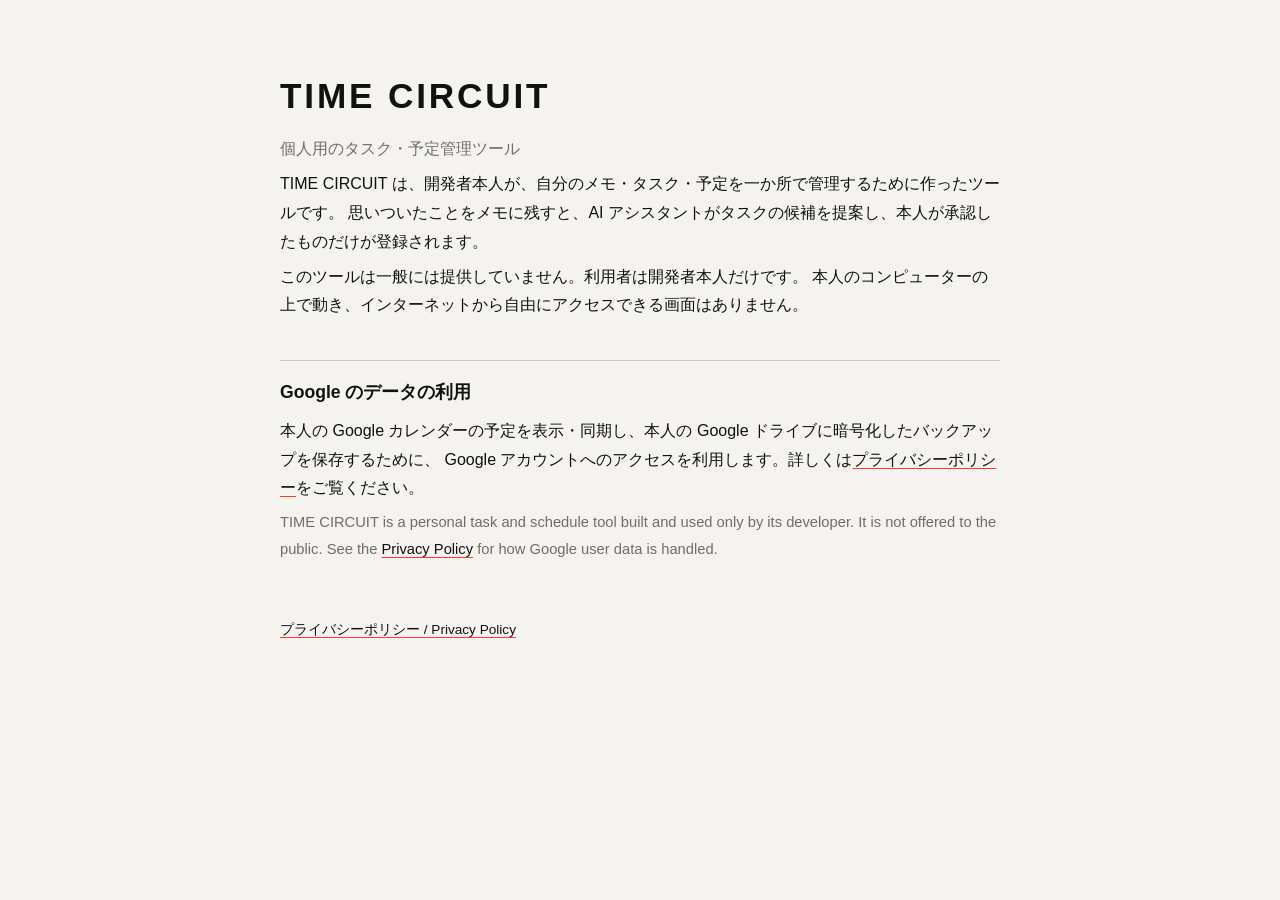
<file: index.html>
<!DOCTYPE html>
<html lang="ja">
<head>
  <meta charset="UTF-8">
  <meta name="viewport" content="width=device-width, initial-scale=1.0">
  <meta name="description" content="TIME CIRCUIT は、開発者本人が自分の予定とタスクを管理するために作った個人用のツールです。">
  <title>TIME CIRCUIT</title>
  <link rel="stylesheet" href="style.css">
</head>
<body>
<main>
  <h1>TIME CIRCUIT</h1>
  <p class="lead">個人用のタスク・予定管理ツール</p>

  <p>
    TIME CIRCUIT は、開発者本人が、自分のメモ・タスク・予定を一か所で管理するために作ったツールです。
    思いついたことをメモに残すと、AI アシスタントがタスクの候補を提案し、本人が承認したものだけが登録されます。
  </p>
  <p>
    このツールは一般には提供していません。利用者は開発者本人だけです。
    本人のコンピューターの上で動き、インターネットから自由にアクセスできる画面はありません。
  </p>

  <h2>Google のデータの利用</h2>
  <p>
    本人の Google カレンダーの予定を表示・同期し、本人の Google ドライブに暗号化したバックアップを保存するために、
    Google アカウントへのアクセスを利用します。詳しくは<a href="privacy.html">プライバシーポリシー</a>をご覧ください。
  </p>

  <p class="en">
    TIME CIRCUIT is a personal task and schedule tool built and used only by its developer.
    It is not offered to the public. See the <a href="privacy.html">Privacy Policy</a> for how Google user data is handled.
  </p>

  <footer>
    <a href="privacy.html">プライバシーポリシー / Privacy Policy</a>
  </footer>
</main>
</body>
</html>
</file>
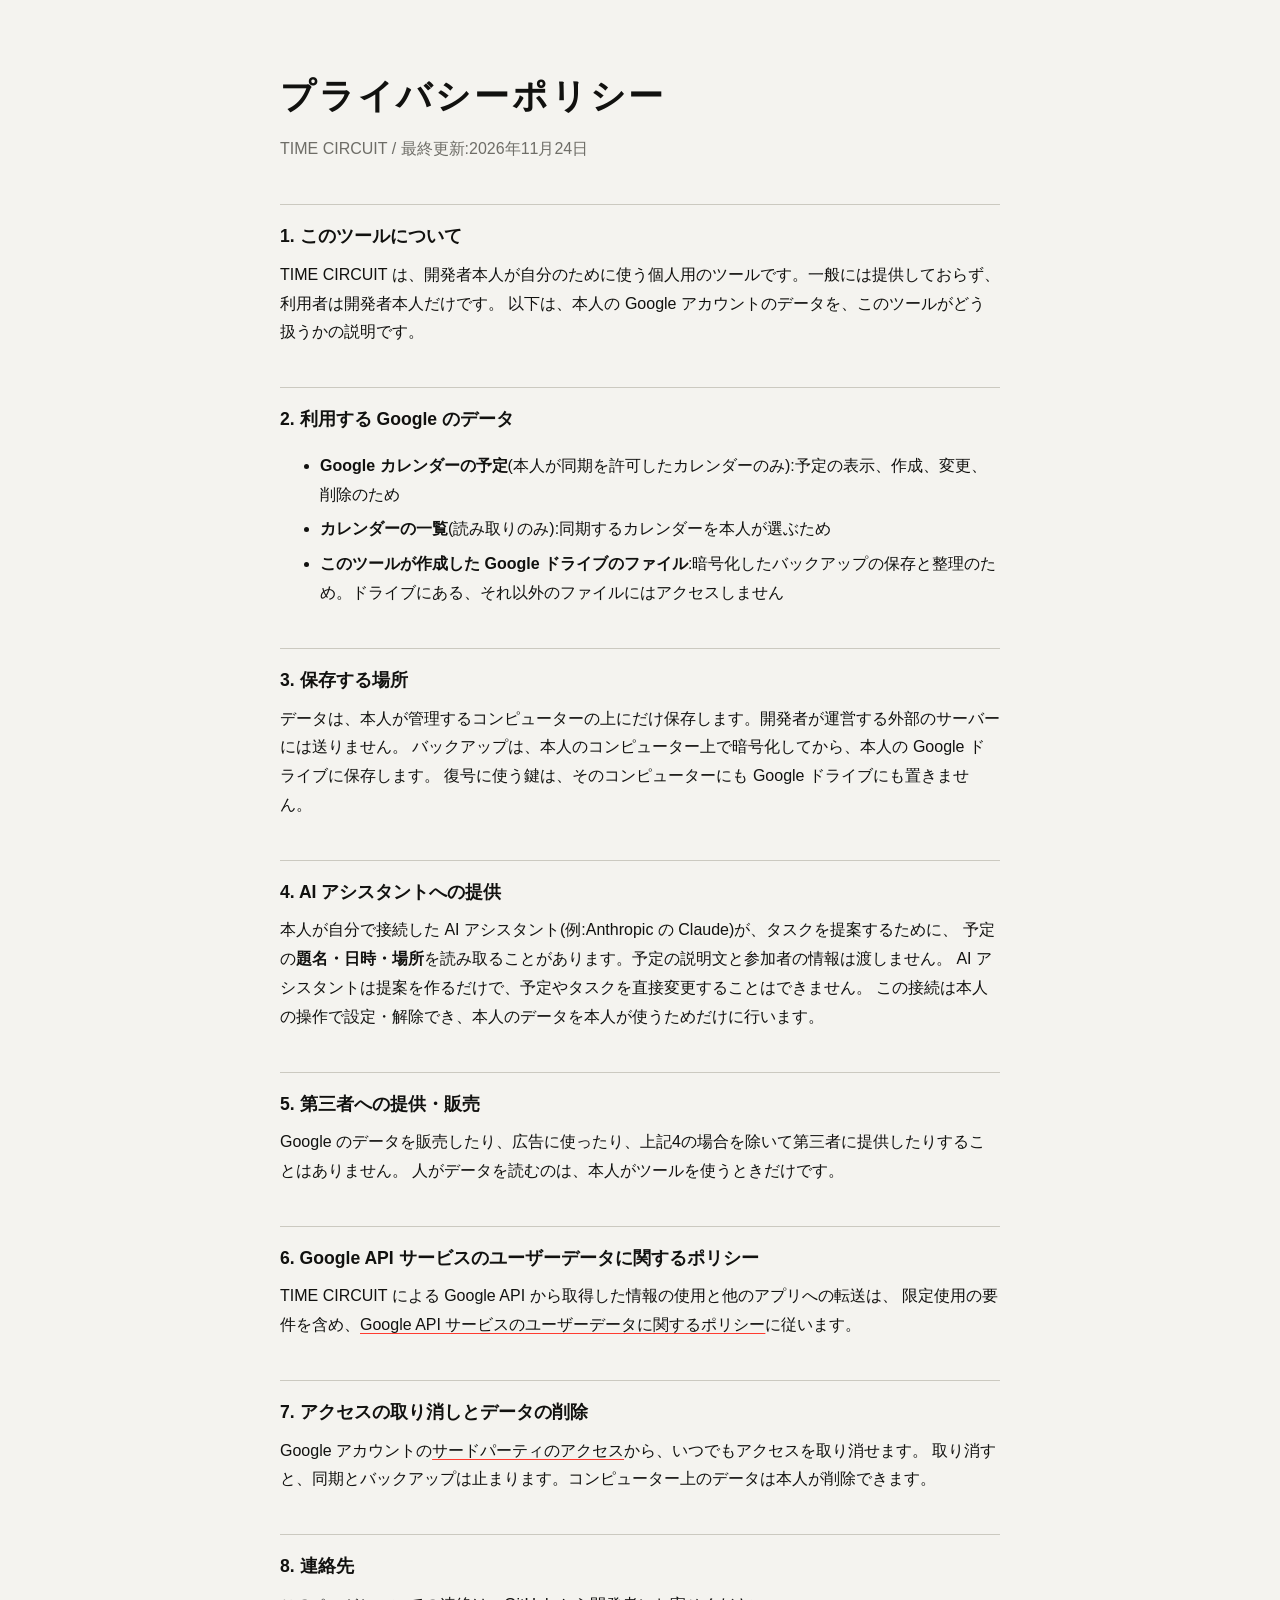
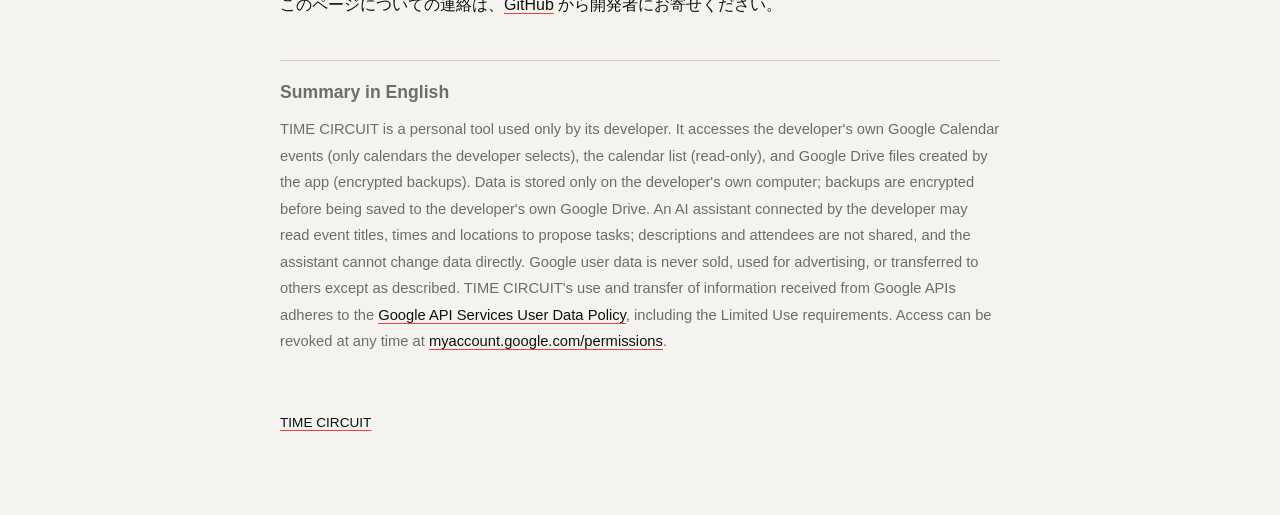
<file: privacy.html>
<!DOCTYPE html>
<html lang="ja">
<head>
  <meta charset="UTF-8">
  <meta name="viewport" content="width=device-width, initial-scale=1.0">
  <meta name="description" content="TIME CIRCUIT のプライバシーポリシー">
  <title>プライバシーポリシー | TIME CIRCUIT</title>
  <link rel="stylesheet" href="style.css">
</head>
<body>
<main>
  <h1>プライバシーポリシー</h1>
  <p class="lead">TIME CIRCUIT / 最終更新:2026年11月24日</p>

  <h2>1. このツールについて</h2>
  <p>
    TIME CIRCUIT は、開発者本人が自分のために使う個人用のツールです。一般には提供しておらず、利用者は開発者本人だけです。
    以下は、本人の Google アカウントのデータを、このツールがどう扱うかの説明です。
  </p>

  <h2>2. 利用する Google のデータ</h2>
  <ul>
    <li><strong>Google カレンダーの予定</strong>(本人が同期を許可したカレンダーのみ):予定の表示、作成、変更、削除のため</li>
    <li><strong>カレンダーの一覧</strong>(読み取りのみ):同期するカレンダーを本人が選ぶため</li>
    <li><strong>このツールが作成した Google ドライブのファイル</strong>:暗号化したバックアップの保存と整理のため。ドライブにある、それ以外のファイルにはアクセスしません</li>
  </ul>

  <h2>3. 保存する場所</h2>
  <p>
    データは、本人が管理するコンピューターの上にだけ保存します。開発者が運営する外部のサーバーには送りません。
    バックアップは、本人のコンピューター上で暗号化してから、本人の Google ドライブに保存します。
    復号に使う鍵は、そのコンピューターにも Google ドライブにも置きません。
  </p>

  <h2>4. AI アシスタントへの提供</h2>
  <p>
    本人が自分で接続した AI アシスタント(例:Anthropic の Claude)が、タスクを提案するために、
    予定の<strong>題名・日時・場所</strong>を読み取ることがあります。予定の説明文と参加者の情報は渡しません。
    AI アシスタントは提案を作るだけで、予定やタスクを直接変更することはできません。
    この接続は本人の操作で設定・解除でき、本人のデータを本人が使うためだけに行います。
  </p>

  <h2>5. 第三者への提供・販売</h2>
  <p>
    Google のデータを販売したり、広告に使ったり、上記4の場合を除いて第三者に提供したりすることはありません。
    人がデータを読むのは、本人がツールを使うときだけです。
  </p>

  <h2>6. Google API サービスのユーザーデータに関するポリシー</h2>
  <p>
    TIME CIRCUIT による Google API から取得した情報の使用と他のアプリへの転送は、
    限定使用の要件を含め、<a href="https://developers.google.com/terms/api-services-user-data-policy">Google API サービスのユーザーデータに関するポリシー</a>に従います。
  </p>

  <h2>7. アクセスの取り消しとデータの削除</h2>
  <p>
    Google アカウントの<a href="https://myaccount.google.com/permissions">サードパーティのアクセス</a>から、いつでもアクセスを取り消せます。
    取り消すと、同期とバックアップは止まります。コンピューター上のデータは本人が削除できます。
  </p>

  <h2>8. 連絡先</h2>
  <p>このページについての連絡は、<a href="https://github.com/IsogawaRyo">GitHub</a> から開発者にお寄せください。</p>

  <div class="en">
    <h2>Summary in English</h2>
    <p>
      TIME CIRCUIT is a personal tool used only by its developer. It accesses the developer's own Google Calendar events
      (only calendars the developer selects), the calendar list (read-only), and Google Drive files created by the app
      (encrypted backups). Data is stored only on the developer's own computer; backups are encrypted before being saved
      to the developer's own Google Drive. An AI assistant connected by the developer may read event titles, times and
      locations to propose tasks; descriptions and attendees are not shared, and the assistant cannot change data directly.
      Google user data is never sold, used for advertising, or transferred to others except as described.
      TIME CIRCUIT's use and transfer of information received from Google APIs adheres to the
      <a href="https://developers.google.com/terms/api-services-user-data-policy">Google API Services User Data Policy</a>,
      including the Limited Use requirements. Access can be revoked at any time at
      <a href="https://myaccount.google.com/permissions">myaccount.google.com/permissions</a>.
    </p>
  </div>

  <footer><a href="./">TIME CIRCUIT</a></footer>
</main>
</body>
</html>
</file>
<file: style.css>
:root { --paper: #f4f3ef; --ink: #11110f; --muted: #6e6d67; --line: #cbc9c0; --accent: #ff3b30; }
* { box-sizing: border-box; }
body { margin: 0; background: var(--paper); color: var(--ink); font-family: "Helvetica Neue", "Noto Sans JP", Arial, sans-serif; line-height: 1.8; -webkit-font-smoothing: antialiased; }
main { max-width: 760px; margin: 0 auto; padding: clamp(24px, 6vw, 64px) 20px 80px; }
h1 { font-size: clamp(1.6rem, 4vw, 2.2rem); letter-spacing: 0.08em; margin: 0 0 8px; }
h2 { font-size: 1.1rem; margin: 40px 0 8px; padding-top: 16px; border-top: 1px solid var(--line); }
p, li { margin: 6px 0; }
.lead { color: var(--muted); }
.en { color: var(--muted); font-size: 0.92rem; }
a { color: var(--ink); text-decoration-color: var(--accent); text-underline-offset: 3px; }
footer { margin-top: 56px; color: var(--muted); font-size: 0.85rem; }
</file>
